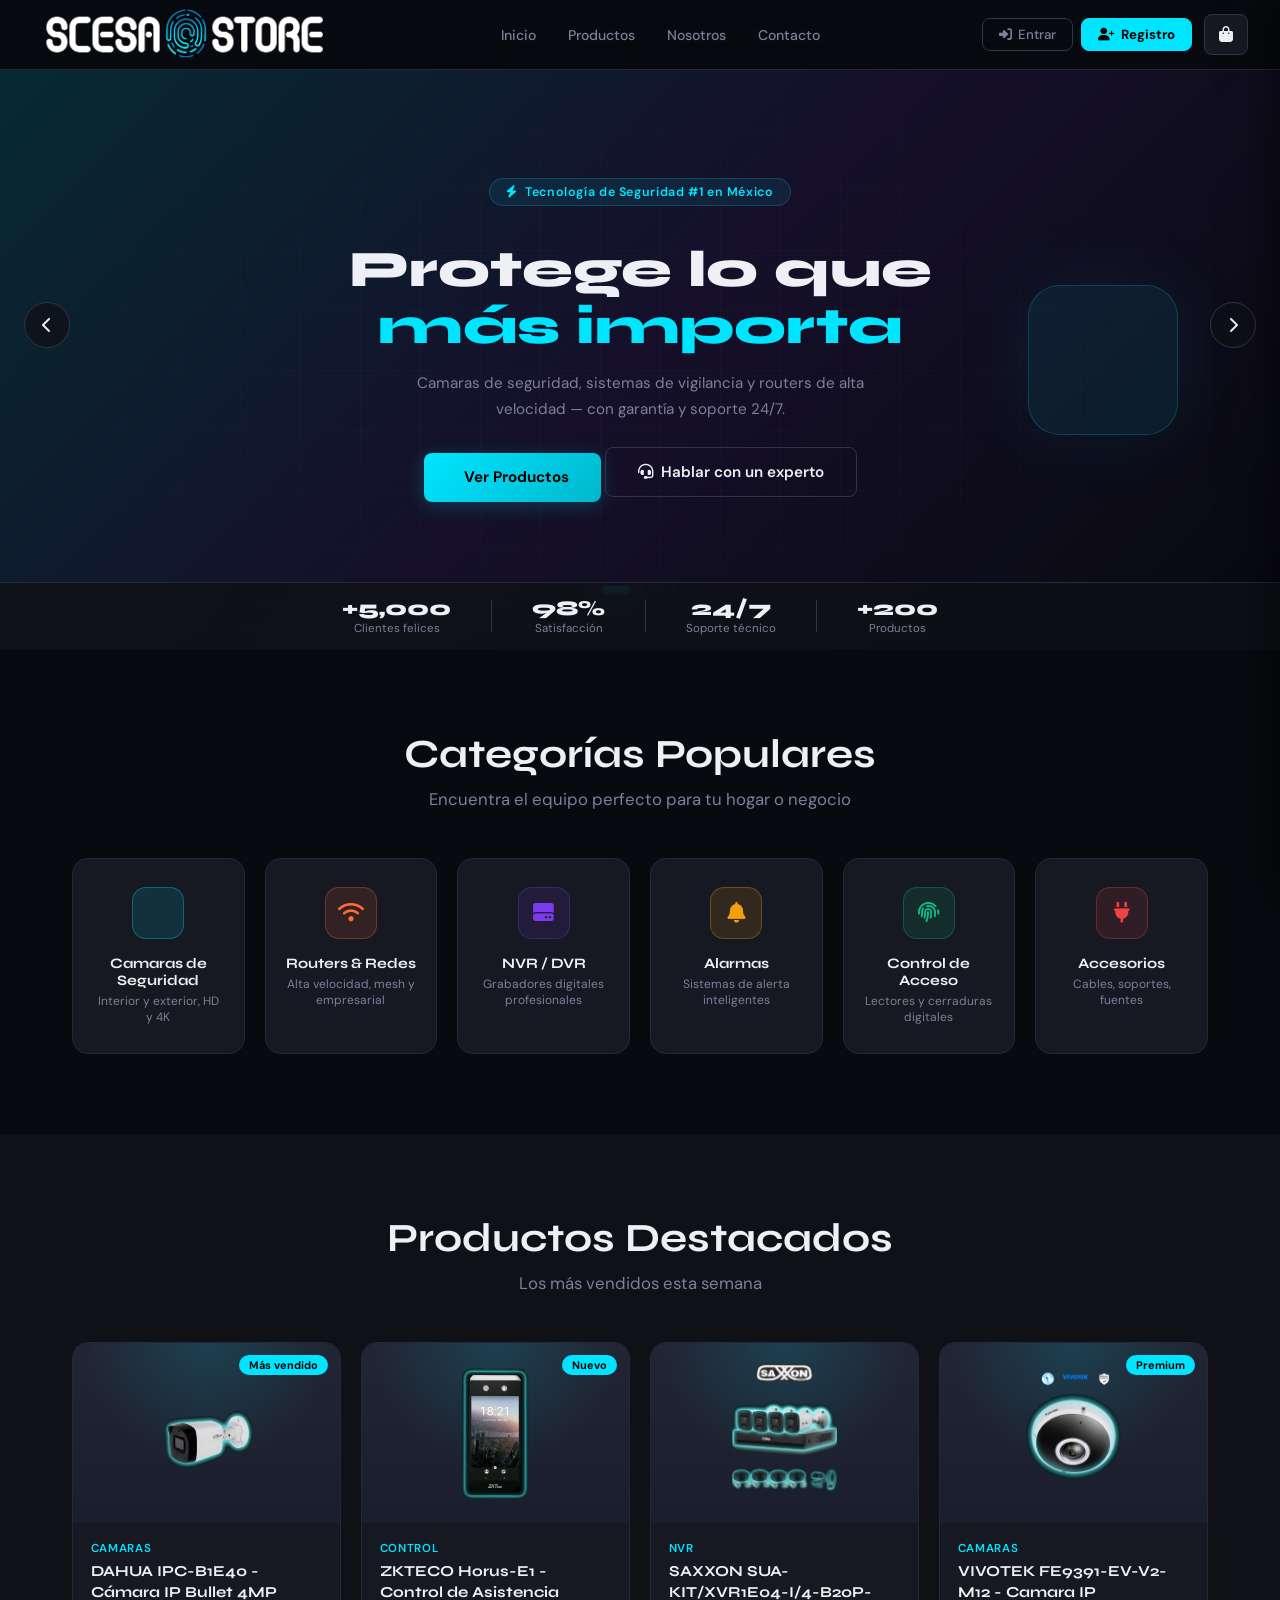
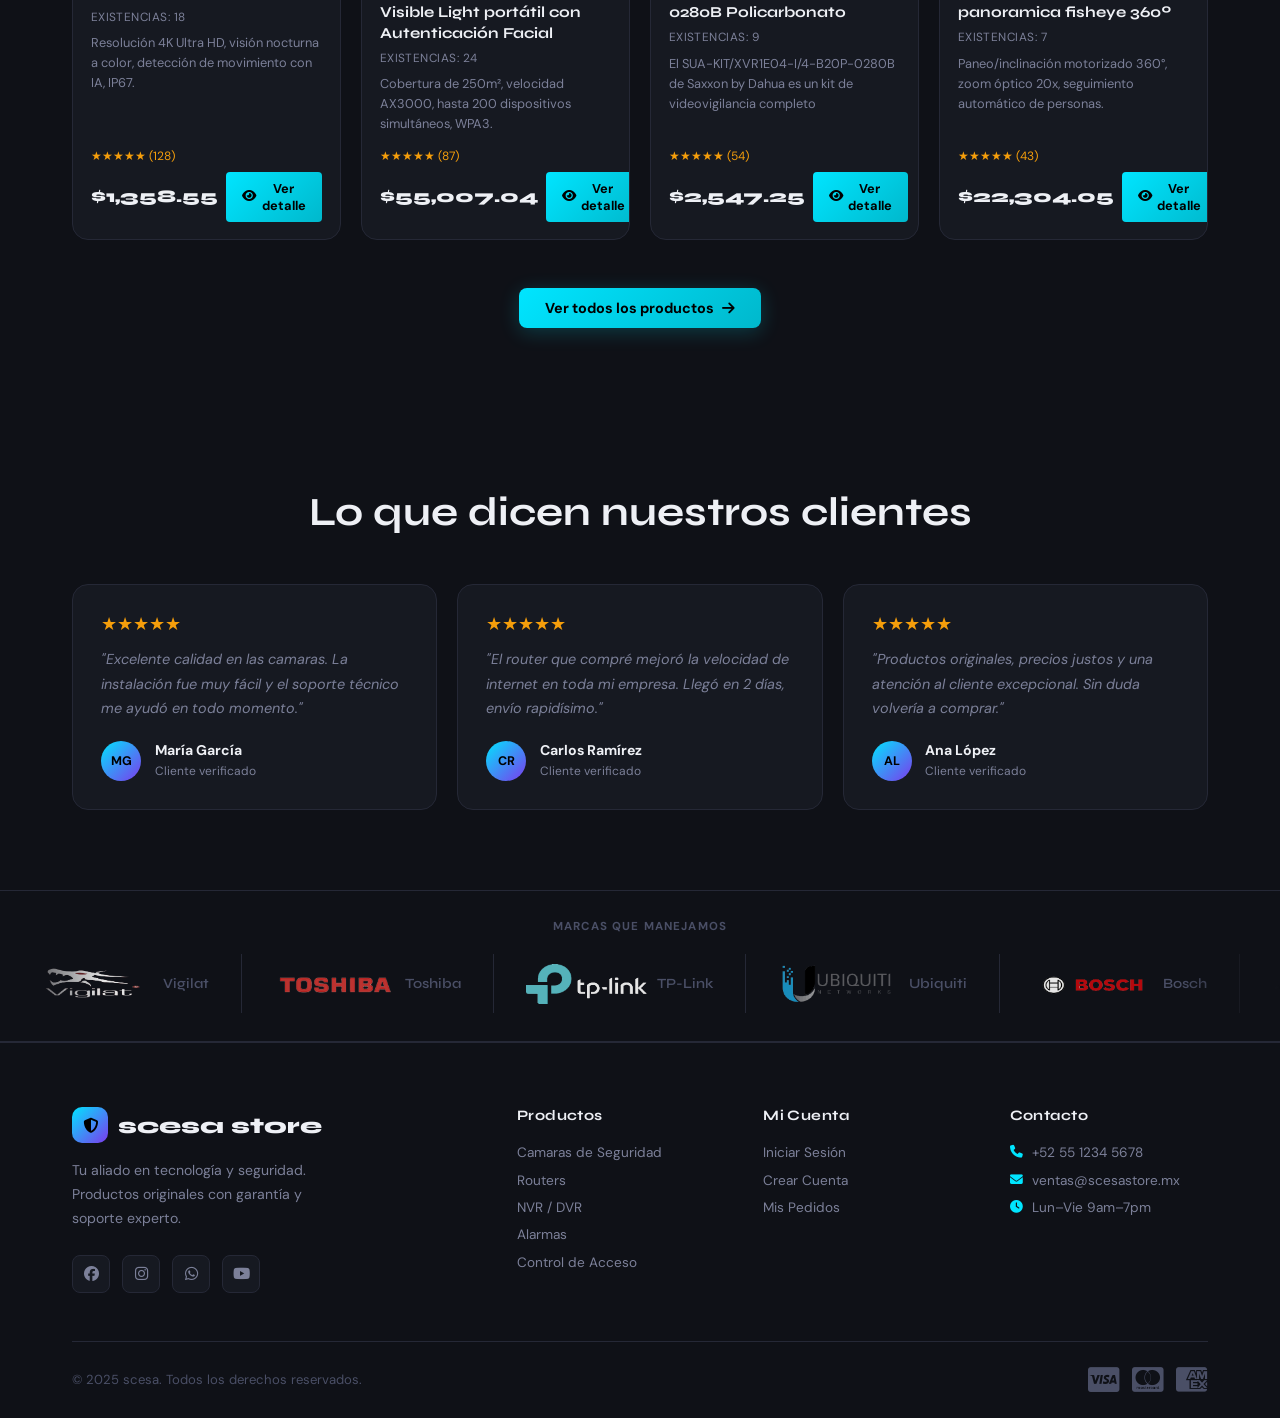
<file: index.html>
<!DOCTYPE html>
<html lang="es">
<head>
  <meta charset="UTF-8" />
  <meta name="viewport" content="width=device-width, initial-scale=1.0" />
  <title>scesa store — Tecnología & Seguridad</title>
  <link rel="stylesheet" href="styles.css" />
  <link rel="preconnect" href="https://fonts.googleapis.com" />
  <link href="https://fonts.googleapis.com/css2?family=Syne:wght@400;600;700;800&family=DM+Sans:ital,wght@0,300;0,400;0,500;0,600;1,400&display=swap" rel="stylesheet" />
  <link rel="stylesheet" href="https://cdnjs.cloudflare.com/ajax/libs/font-awesome/6.5.0/css/all.min.css" />
</head>
<body>

  <!-- NAVBAR -->
  <nav id="navbar">
    <div class="nav-inner">
      <div class="nav-logo" onclick="showPage('home')">
        <img src="logo/logotienda.png" alt="Scesa Store" class="nav-logo-img">
      </div>
      <ul class="nav-links" id="navLinks">
        <li><a onclick="showPage('home')">Inicio</a></li>
        <li><a onclick="showPage('products')">Productos</a></li>
        <li><a onclick="showPage('about')">Nosotros</a></li>
        <li><a onclick="showPage('contact')">Contacto</a></li>
      </ul>
      <div class="nav-actions">
        <div id="navUserArea">
          <button class="nav-btn" onclick="showPage('login')"><i class="fas fa-right-to-bracket"></i> Entrar</button>
          <button class="nav-btn primary" onclick="showPage('register')"><i class="fas fa-user-plus"></i> Registro</button>
        </div>
        <div id="navLoggedArea" style="display:none; align-items:center; gap:1rem;">
          <span class="user-greeting">Hola, <strong id="navUserName"></strong></span>
          <button class="nav-btn" onclick="logout()"><i class="fas fa-right-from-bracket"></i> Salir</button>
        </div>
        <button class="cart-btn" onclick="toggleCart()" title="Carrito">
          <i class="fas fa-bag-shopping"></i>
          <span class="cart-count" id="cartCount">0</span>
        </button>
        <button class="hamburger" id="hamburger" onclick="toggleMenu()">
          <span></span><span></span><span></span>
        </button>
      </div>
    </div>
  </nav>

  <!-- CARRITO LATERAL -->
  <div class="cart-overlay" id="cartOverlay" onclick="toggleCart()"></div>
  <aside class="cart-drawer" id="cartDrawer">
    <div class="cart-header">
      <h3><i class="fas fa-bag-shopping"></i> Tu Carrito</h3>
      <button onclick="toggleCart()"><i class="fas fa-xmark"></i></button>
    </div>
    <div class="cart-items" id="cartItems">
      <div class="cart-empty">
        <i class="fas fa-bag-shopping"></i>
        <p>Tu carrito está vacío</p>
        <button class="btn-accent" onclick="showPage('products'); toggleCart()">Ver Productos</button>
      </div>
    </div>
    <div class="cart-footer" id="cartFooter" style="display:none">
      <div class="cart-totals">
        <div class="total-row"><span>Subtotal</span><span id="cartSubtotal">$0.00</span></div>
        <div class="total-row"><span>Envío</span><span class="free-ship">GRATIS</span></div>
        <div class="total-row total"><span>Total</span><span id="cartTotal">$0.00</span></div>
      </div>
      <button class="btn-checkout" onclick="goToCheckout()"><i class="fas fa-lock"></i> Proceder al Pago</button>
    </div>
  </aside>

  <!-- TOAST / NOTIFICACIONES -->
  <div class="toast-container" id="toastContainer"></div>

  <!-- PÁGINA: HOME -->
  <section class="page active" id="page-home">
    <!-- CARRUSEL HERO -->
    <div class="hero-carousel" id="heroCarousel">
      <div class="hero-carousel-track" id="heroTrack">
        <div class="hero-slide">
          <div class="hero-slide-bg" style="background:linear-gradient(135deg,rgba(0,229,255,.15) 0%,rgba(124,58,237,.12) 50%,rgba(8,10,15,1) 100%);"></div>
          <div class="hero-slide-grid"></div>
          <div class="hero-slide-content">
            <div class="hero-badge"><i class="fas fa-bolt"></i> Tecnología de Seguridad #1 en México</div>
            <h1>Protege lo que<br/><em>más importa</em></h1>
            <p>Camaras de seguridad, sistemas de vigilancia y routers de alta velocidad — con garantía y soporte 24/7.</p>
            <div class="hero-cta">
              <button class="btn-accent large" onclick="showPage('products')"><i class="fas fa-grid-2"></i> Ver Productos</button>
              <button class="btn-ghost large" onclick="showPage('contact')"><i class="fas fa-headset"></i> Hablar con un experto</button>
            </div>
          </div>
          <div class="hero-slide-visual">
            <div class="slide-icon-wrap"><i class="fas fa-camera-cctv"></i></div>
          </div>
        </div>
        <div class="hero-slide">
          <div class="hero-slide-bg" style="background:linear-gradient(135deg,rgba(255,107,53,.12) 0%,rgba(245,158,11,.08) 50%,rgba(8,10,15,1) 100%);"></div>
          <div class="hero-slide-grid"></div>
          <div class="hero-slide-content">
            <div class="hero-badge" style="color:var(--accent2);background:rgba(255,107,53,.1);border-color:rgba(255,107,53,.25)"><i class="fas fa-wifi"></i> Conectividad empresarial</div>
            <h1>Redes que nunca<br/><em style="color:var(--accent2)">se detienen</em></h1>
            <p>Routers mesh, switches gestionados y soluciones Wi-Fi 6 para hogares y empresas de cualquier tamaño.</p>
            <div class="hero-cta">
              <button class="btn-accent large" style="background:linear-gradient(135deg,var(--accent2),#c94a1a)" onclick="filterCategory('Routers'); showPage('products')"><i class="fas fa-wifi"></i> Ver Routers</button>
              <button class="btn-ghost large" onclick="showPage('products')"><i class="fas fa-grid-2"></i> Explorar catálogo</button>
            </div>
          </div>
          <div class="hero-slide-visual">
            <div class="slide-icon-wrap" style="background:rgba(255,107,53,.12);border-color:rgba(255,107,53,.3)"><i class="fas fa-wifi" style="color:var(--accent2)"></i></div>
          </div>
        </div>
        <div class="hero-slide">
          <div class="hero-slide-bg" style="background:linear-gradient(135deg,rgba(124,58,237,.15) 0%,rgba(0,229,255,.08) 50%,rgba(8,10,15,1) 100%);"></div>
          <div class="hero-slide-grid"></div>
          <div class="hero-slide-content">
            <div class="hero-badge" style="color:#a78bfa;background:rgba(124,58,237,.1);border-color:rgba(124,58,237,.25)"><i class="fas fa-hard-drive"></i> Almacenamiento profesional</div>
            <h1>Graba todo,<br/><em style="color:#a78bfa">sin perder nada</em></h1>
            <p>NVR y DVR con capacidad hasta 16 canales 4K, almacenamiento NVMe y acceso remoto desde cualquier dispositivo.</p>
            <div class="hero-cta">
              <button class="btn-accent large" style="background:linear-gradient(135deg,#7c3aed,#5b21b6)" onclick="filterCategory('NVR'); showPage('products')"><i class="fas fa-hard-drive"></i> Ver NVR / DVR</button>
              <button class="btn-ghost large" onclick="showPage('contact')"><i class="fas fa-phone"></i> Solicitar asesoría</button>
            </div>
          </div>
          <div class="hero-slide-visual">
            <div class="slide-icon-wrap" style="background:rgba(124,58,237,.12);border-color:rgba(124,58,237,.3)"><i class="fas fa-hard-drive" style="color:#a78bfa"></i></div>
          </div>
        </div>
        <div class="hero-slide">
          <div class="hero-slide-bg" style="background:linear-gradient(135deg,rgba(16,185,129,.12) 0%,rgba(0,229,255,.08) 50%,rgba(8,10,15,1) 100%);"></div>
          <div class="hero-slide-grid"></div>
          <div class="hero-slide-content">
            <div class="hero-badge" style="color:var(--success);background:rgba(16,185,129,.1);border-color:rgba(16,185,129,.25)"><i class="fas fa-fingerprint"></i> Control de acceso</div>
            <h1>Acceso seguro,<br/><em style="color:var(--success)">control total</em></h1>
            <p>Lectores biométricos, cerraduras inteligentes y sistemas de torniquetes para oficinas, almacenes y condominios.</p>
            <div class="hero-cta">
              <button class="btn-accent large" style="background:linear-gradient(135deg,#10b981,#059669)" onclick="filterCategory('Control'); showPage('products')"><i class="fas fa-fingerprint"></i> Ver Control de Acceso</button>
              <button class="btn-ghost large" onclick="showPage('about')"><i class="fas fa-info-circle"></i> Conoce más</button>
            </div>
          </div>
          <div class="hero-slide-visual">
            <div class="slide-icon-wrap" style="background:rgba(16,185,129,.12);border-color:rgba(16,185,129,.3)"><i class="fas fa-fingerprint" style="color:var(--success)"></i></div>
          </div>
        </div>
      </div>
      <button class="carousel-btn prev" onclick="heroSlide(-1)"><i class="fas fa-chevron-left"></i></button>
      <button class="carousel-btn next" onclick="heroSlide(1)"><i class="fas fa-chevron-right"></i></button>
      <div class="carousel-dots" id="heroDots">
        <button class="dot active" onclick="heroGoTo(0)"></button>
        <button class="dot" onclick="heroGoTo(1)"></button>
        <button class="dot" onclick="heroGoTo(2)"></button>
        <button class="dot" onclick="heroGoTo(3)"></button>
      </div>
      <div class="hero-stats-bar">
        <div class="stat-item"><strong>+5,000</strong><span>Clientes felices</span></div>
        <div class="stat-sep"></div>
        <div class="stat-item"><strong>98%</strong><span>Satisfacción</span></div>
        <div class="stat-sep"></div>
        <div class="stat-item"><strong>24/7</strong><span>Soporte técnico</span></div>
        <div class="stat-sep"></div>
        <div class="stat-item"><strong>+200</strong><span>Productos</span></div>
      </div>
    </div>

    <!-- CATEGORÍAS -->
    <div class="section">
      <div class="container">
        <div class="section-header">
          <h2>Categorías Populares</h2>
          <p>Encuentra el equipo perfecto para tu hogar o negocio</p>
        </div>
        <div class="categories-grid">
          <div class="cat-card" onclick="filterCategory('Camaras')">
            <div class="cat-icon" style="--c:#00e5ff"><i class="fas fa-camera-cctv"></i></div>
            <h4>Camaras de Seguridad</h4>
            <p>Interior y exterior, HD y 4K</p>
          </div>
          <div class="cat-card" onclick="filterCategory('Routers')">
            <div class="cat-icon" style="--c:#ff6b35"><i class="fas fa-wifi"></i></div>
            <h4>Routers & Redes</h4>
            <p>Alta velocidad, mesh y empresarial</p>
          </div>
          <div class="cat-card" onclick="filterCategory('NVR')">
            <div class="cat-icon" style="--c:#7c3aed"><i class="fas fa-hard-drive"></i></div>
            <h4>NVR / DVR</h4>
            <p>Grabadores digitales profesionales</p>
          </div>
          <div class="cat-card" onclick="filterCategory('Alarmas')">
            <div class="cat-icon" style="--c:#f59e0b"><i class="fas fa-bell"></i></div>
            <h4>Alarmas</h4>
            <p>Sistemas de alerta inteligentes</p>
          </div>
          <div class="cat-card" onclick="filterCategory('Control')">
            <div class="cat-icon" style="--c:#10b981"><i class="fas fa-fingerprint"></i></div>
            <h4>Control de Acceso</h4>
            <p>Lectores y cerraduras digitales</p>
          </div>
          <div class="cat-card" onclick="filterCategory('Accesorios')">
            <div class="cat-icon" style="--c:#ef4444"><i class="fas fa-plug"></i></div>
            <h4>Accesorios</h4>
            <p>Cables, soportes, fuentes</p>
          </div>
        </div>
      </div>
    </div>

    <!-- PRODUCTOS DESTACADOS -->
    <div class="section alt">
      <div class="container">
        <div class="section-header">
          <h2>Productos Destacados</h2>
          <p>Los más vendidos esta semana</p>
        </div>
        <div class="products-grid" id="featuredGrid"></div>
        <div class="center-btn">
          <button class="btn-accent" onclick="showPage('products')">Ver todos los productos <i class="fas fa-arrow-right"></i></button>
        </div>
      </div>
    </div>

    <!-- TESTIMONIOS -->
    <div class="section alt">
      <div class="container">
        <div class="section-header">
          <h2>Lo que dicen nuestros clientes</h2>
        </div>
        <div class="testimonials-grid">
          <div class="testimonial">
            <div class="stars">★★★★★</div>
            <p>"Excelente calidad en las camaras. La instalación fue muy fácil y el soporte técnico me ayudó en todo momento."</p>
            <div class="testimonial-author"><div class="avatar">MG</div><div><strong>María García</strong><span>Cliente verificado</span></div></div>
          </div>
          <div class="testimonial">
            <div class="stars">★★★★★</div>
            <p>"El router que compré mejoró la velocidad de internet en toda mi empresa. Llegó en 2 días, envío rapidísimo."</p>
            <div class="testimonial-author"><div class="avatar">CR</div><div><strong>Carlos Ramírez</strong><span>Cliente verificado</span></div></div>
          </div>
          <div class="testimonial">
            <div class="stars">★★★★★</div>
            <p>"Productos originales, precios justos y una atención al cliente excepcional. Sin duda volvería a comprar."</p>
            <div class="testimonial-author"><div class="avatar">AL</div><div><strong>Ana López</strong><span>Cliente verificado</span></div></div>
          </div>
        </div>
      </div>
    </div>

    <!-- CARRUSEL DE MARCAS -->
    <div class="brands-carousel-section">
      <div class="brands-label">Marcas que manejamos</div>
      <div class="brands-track-wrap">
        <div class="brands-track" id="brandsTrack">
          <div class="brand-item"><img src="img/vigilat.png" alt="Vigilat" class="brand-logo"><span>Vigilat</span></div>
          <div class="brand-item"><img src="img/toshiba.png" alt="Toshiba" class="brand-logo"><span>Toshiba</span></div>
          <div class="brand-item"><img src="img/tplink.png" alt="TP-Link" class="brand-logo"><span>TP-Link</span></div>
          <div class="brand-item"><img src="img/ubiquiti.png" alt="Ubiquiti" class="brand-logo"><span>Ubiquiti</span></div>
          <div class="brand-item"><img src="img/BOSCH.png" alt="Bosch" class="brand-logo"><span>Bosch</span></div>
          <div class="brand-item"><img src="img/ZKTenco.png" alt="ZKTeco" class="brand-logo"><span>ZKTeco</span></div>
          <div class="brand-item"><img src="img/ajhua.png" alt="Dahua" class="brand-logo"><span>Dahua</span></div>
          <div class="brand-item"><img src="img/ajax.png" alt="Ajax" class="brand-logo"><span>Ajax</span></div>
          <div class="brand-item"><img src="img/seagate.png" alt="Seagate" class="brand-logo"><span>Seagate</span></div>
          <div class="brand-item"><img src="img/wd.png" alt="Western Digital" class="brand-logo"><span>WD</span></div>
          <div class="brand-item"><img src="img/vigilat.png" alt="Vigilat" class="brand-logo"><span>Vigilat</span></div>
          <div class="brand-item"><img src="img/toshiba.png" alt="Toshiba" class="brand-logo"><span>Toshiba</span></div>
          <div class="brand-item"><img src="img/tplink.png" alt="TP-Link" class="brand-logo"><span>TP-Link</span></div>
          <div class="brand-item"><img src="img/ubiquiti.png" alt="Ubiquiti" class="brand-logo"><span>Ubiquiti</span></div>
          <div class="brand-item"><img src="img/BOSCH.png" alt="Bosch" class="brand-logo"><span>Bosch</span></div>
          <div class="brand-item"><img src="img/ZKTenco.png" alt="ZKTeco" class="brand-logo"><span>ZKTeco</span></div>
          <div class="brand-item"><img src="img/ajhua.png" alt="Dahua" class="brand-logo"><span>Dahua</span></div>
          <div class="brand-item"><img src="img/ajax.png" alt="Ajax" class="brand-logo"><span>Ajax</span></div>
          <div class="brand-item"><img src="img/seagate.png" alt="Seagate" class="brand-logo"><span>Seagate</span></div>
          <div class="brand-item"><img src="img/wd.png" alt="Western Digital" class="brand-logo"><span>WD</span></div>
        </div>
      </div>
    </div>

    <!-- FOOTER -->
    <footer>
      <div class="container">
        <div class="footer-grid">
          <div class="footer-brand">
            <div class="nav-logo" style="margin-bottom:1rem"><div class="logo-icon"><i class="fas fa-shield-halved"></i></div>scesa store</div>
            <p>Tu aliado en tecnología y seguridad. Productos originales con garantía y soporte experto.</p>
            <div class="social-links">
              <a href="#"><i class="fab fa-facebook"></i></a>
              <a href="#"><i class="fab fa-instagram"></i></a>
              <a href="#"><i class="fab fa-whatsapp"></i></a>
              <a href="#"><i class="fab fa-youtube"></i></a>
            </div>
          </div>
          <div class="footer-col">
            <h5>Productos</h5>
            <ul>
              <li><a onclick="filterCategory('Camaras')">Camaras de Seguridad</a></li>
              <li><a onclick="filterCategory('Routers')">Routers</a></li>
              <li><a onclick="filterCategory('NVR')">NVR / DVR</a></li>
              <li><a onclick="filterCategory('Alarmas')">Alarmas</a></li>
              <li><a onclick="filterCategory('Control')">Control de Acceso</a></li>
            </ul>
          </div>
          <div class="footer-col">
            <h5>Mi Cuenta</h5>
            <ul>
              <li><a onclick="showPage('login')">Iniciar Sesión</a></li>
              <li><a onclick="showPage('register')">Crear Cuenta</a></li>
              <li><a onclick="showPage('orders')">Mis Pedidos</a></li>
            </ul>
          </div>
          <div class="footer-col">
            <h5>Contacto</h5>
            <ul>
              <li><i class="fas fa-phone"></i> +52 55 1234 5678</li>
              <li><i class="fas fa-envelope"></i> ventas@scesastore.mx</li>
              <li><i class="fas fa-clock"></i> Lun–Vie 9am–7pm</li>
            </ul>
          </div>
        </div>
        <div class="footer-bottom">
          <p>© 2025 scesa. Todos los derechos reservados.</p>
          <div class="payment-icons">
            <i class="fab fa-cc-visa"></i>
            <i class="fab fa-cc-mastercard"></i>
            <i class="fab fa-cc-amex"></i>
          </div>
        </div>
      </div>
    </footer>
  </section>

  <!-- PÁGINA: PRODUCTOS -->
  <section class="page" id="page-products" data-partial="partials/products.html"></section>

  <!-- PÁGINA: LOGIN -->
  <section class="page" id="page-login">
    <div class="auth-page">
      <div class="auth-left">
        <div class="auth-brand">
          <div class="nav-logo" style="font-size:1.8rem"><div class="logo-icon" style="width:48px;height:48px;font-size:1.3rem"><i class="fas fa-shield-halved"></i></div>scesa store</div>
          <h2>Bienvenido de vuelta</h2>
          <p>Accede a tus pedidos, descuentos exclusivos y gestiona tu cuenta fácilmente.</p>
          <div class="auth-perks">
            <div class="perk"><i class="fas fa-percent"></i> Descuentos exclusivos para miembros</div>
            <div class="perk"><i class="fas fa-truck-fast"></i> Historial de pedidos completo</div>
            <div class="perk"><i class="fas fa-headset"></i> Soporte prioritario 24/7</div>
          </div>
        </div>
      </div>
      <div class="auth-right">
        <div class="auth-form-card">
          <h3>Iniciar Sesión</h3>
          <p class="form-subtitle">¿No tienes cuenta? <a onclick="showPage('register')">Regístrate gratis</a></p>
          <form onsubmit="handleLogin(event)">
            <div class="form-group">
              <label>Correo electrónico</label>
              <div class="input-wrap"><i class="fas fa-envelope"></i><input type="email" id="loginEmail" placeholder="tucorreo@ejemplo.com" required /></div>
            </div>
            <div class="form-group">
              <label>Contraseña</label>
              <div class="input-wrap"><i class="fas fa-lock"></i><input type="password" id="loginPassword" placeholder="Tu contraseña" required /><button type="button" class="toggle-pass" onclick="togglePassword('loginPassword', this)"><i class="fas fa-eye"></i></button></div>
            </div>
            <div class="form-check-row">
              <label class="checkbox-label"><input type="checkbox" /> Recordarme</label>
              <a class="forgot" href="#">¿Olvidaste tu contraseña?</a>
            </div>
            <button type="submit" class="btn-submit">Entrar <i class="fas fa-arrow-right"></i></button>
          </form>
          <div class="divider"><span>o también</span></div>
          <button class="btn-demo" onclick="demoLogin()"><i class="fas fa-user"></i> Entrar con cuenta demo</button>
          <div id="loginError" class="form-error" style="display:none"><i class="fas fa-circle-exclamation"></i> <span></span></div>
        </div>
      </div>
    </div>
  </section>

  <!-- PÁGINA: REGISTRO -->
  <section class="page" id="page-register">
    <div class="auth-page">
      <div class="auth-left">
        <div class="auth-brand">
          <div class="nav-logo" style="font-size:1.8rem"><div class="logo-icon" style="width:48px;height:48px;font-size:1.3rem"><i class="fas fa-shield-halved"></i></div>scesa store</div>
          <h2>Únete a scesa store</h2>
          <p>Crea tu cuenta gratis y empieza a disfrutar de beneficios exclusivos.</p>
          <div class="register-perks">
            <div class="perk highlight"><i class="fas fa-gift"></i><div><strong>15% OFF en tu primera compra</strong><span>Automático al registrarte</span></div></div>
            <div class="perk"><i class="fas fa-bell"></i><div><strong>Promociones exclusivas</strong><span>Directo a tu correo</span></div></div>
            <div class="perk"><i class="fas fa-star"></i><div><strong>Programa de puntos</strong><span>Acumula y canjea</span></div></div>
          </div>
        </div>
      </div>
      <div class="auth-right">
        <div class="auth-form-card">
          <h3>Crear Cuenta</h3>
          <p class="form-subtitle">¿Ya tienes cuenta? <a onclick="showPage('login')">Inicia sesión</a></p>
          <form onsubmit="handleRegister(event)">
            <div class="form-row">
              <div class="form-group">
                <label>Nombre</label>
                <div class="input-wrap"><i class="fas fa-user"></i><input type="text" id="regNombre" placeholder="Tu nombre" required /></div>
              </div>
              <div class="form-group">
                <label>Apellido</label>
                <div class="input-wrap"><i class="fas fa-user"></i><input type="text" id="regApellido" placeholder="Tu apellido" required /></div>
              </div>
            </div>
            <div class="form-group">
              <label>Correo electrónico</label>
              <div class="input-wrap"><i class="fas fa-envelope"></i><input type="email" id="regEmail" placeholder="tucorreo@ejemplo.com" required /></div>
            </div>
            <div class="form-group">
              <label>Teléfono</label>
              <div class="input-wrap"><i class="fas fa-phone"></i><input type="tel" id="regTel" placeholder="+52 55 0000 0000" /></div>
            </div>
            <div class="form-group">
              <label>Contraseña</label>
              <div class="input-wrap"><i class="fas fa-lock"></i><input type="password" id="regPass" placeholder="Mínimo 8 caracteres" required oninput="checkStrength(this.value)" /><button type="button" class="toggle-pass" onclick="togglePassword('regPass', this)"><i class="fas fa-eye"></i></button></div>
              <div class="strength-bar"><div id="strengthFill"></div></div>
              <div class="strength-label" id="strengthLabel"></div>
            </div>
            <div class="form-group">
              <label>Confirmar contraseña</label>
              <div class="input-wrap"><i class="fas fa-lock"></i><input type="password" id="regPass2" placeholder="Repite tu contraseña" required /></div>
            </div>
            <div class="form-check-row">
              <label class="checkbox-label"><input type="checkbox" id="regTerms" required /> Acepto los <a href="#">términos y condiciones</a></label>
            </div>
            <div class="form-check-row">
              <label class="checkbox-label"><input type="checkbox" id="regPromo" checked /> Deseo recibir novedades y ofertas especiales</label>
            </div>
            <button type="submit" class="btn-submit">Crear Cuenta Gratis <i class="fas fa-arrow-right"></i></button>
          </form>
          <div id="registerError" class="form-error" style="display:none"><i class="fas fa-circle-exclamation"></i> <span></span></div>
        </div>
      </div>
    </div>
  </section>

  <!-- PÁGINA: CHECKOUT -->
  <section class="page" id="page-checkout">
    <div class="page-hero-sm">
      <div class="container">
        <h1>Finalizar Compra</h1>
        <div class="checkout-steps">
          <div class="step active" id="step1indicator"><span>1</span> Datos</div>
          <div class="step-line"></div>
          <div class="step" id="step2indicator"><span>2</span> Pago</div>
          <div class="step-line"></div>
          <div class="step" id="step3indicator"><span>3</span> Confirmación</div>
        </div>
      </div>
    </div>
    <div class="section">
      <div class="container">
        <div class="checkout-layout">
          <div class="checkout-main" id="checkoutStep1">
            <div class="checkout-card">
              <h3><i class="fas fa-map-marker-alt"></i> Datos de Envío</h3>
              <form id="shippingForm">
                <div class="form-row">
                  <div class="form-group">
                    <label>Nombre</label>
                    <div class="input-wrap"><i class="fas fa-user"></i><input type="text" id="shipNombre" placeholder="Nombre" required /></div>
                  </div>
                  <div class="form-group">
                    <label>Apellido</label>
                    <div class="input-wrap"><i class="fas fa-user"></i><input type="text" id="shipApellido" placeholder="Apellido" required /></div>
                  </div>
                </div>
                <div class="form-group">
                  <label>Correo electrónico</label>
                  <div class="input-wrap"><i class="fas fa-envelope"></i><input type="email" id="shipEmail" placeholder="Para confirmación del pedido" required /></div>
                </div>
                <div class="form-group">
                  <label>Teléfono</label>
                  <div class="input-wrap"><i class="fas fa-phone"></i><input type="tel" id="shipTel" placeholder="+52 55 0000 0000" required /></div>
                </div>
                <div class="form-group">
                  <label>Dirección</label>
                  <div class="input-wrap"><i class="fas fa-house"></i><input type="text" id="shipDir" placeholder="Calle, número exterior e interior" required /></div>
                </div>
                <div class="form-row">
                  <div class="form-group">
                    <label>Ciudad</label>
                    <div class="input-wrap"><i class="fas fa-city"></i><input type="text" id="shipCiudad" placeholder="Ciudad" required /></div>
                  </div>
                  <div class="form-group">
                    <label>Estado</label>
                    <div class="input-wrap">
                      <i class="fas fa-map"></i>
                      <select id="shipEstado" required>
                        <option value="">Seleccionar...</option>
                        <option>Ciudad de México</option><option>Jalisco</option><option>Nuevo León</option>
                        <option>Puebla</option><option>Guanajuato</option><option>Veracruz</option>
                        <option>Estado de México</option><option>Querétaro</option><option>Otro</option>
                      </select>
                    </div>
                  </div>
                </div>
                <div class="form-row">
                  <div class="form-group">
                    <label>Código Postal</label>
                    <div class="input-wrap"><i class="fas fa-location-dot"></i><input type="text" id="shipCP" placeholder="00000" maxlength="5" required /></div>
                  </div>
                  <div class="form-group">
                    <label>País</label>
                    <div class="input-wrap"><i class="fas fa-globe"></i><input type="text" value="México" readonly /></div>
                  </div>
                </div>
                <button type="button" class="btn-submit" onclick="goToPayment()">Continuar al Pago <i class="fas fa-arrow-right"></i></button>
              </form>
            </div>
          </div>
          <div class="checkout-main" id="checkoutStep2" style="display:none">
            <div class="checkout-card">
              <h3><i class="fas fa-credit-card"></i> Datos de Pago</h3>
              <div class="card-brands"><i class="fab fa-cc-visa"></i><i class="fab fa-cc-mastercard"></i><i class="fab fa-cc-amex"></i></div>
              <div class="credit-card-visual" id="cardVisual">
                <div class="card-front">
                  <div class="card-chip"><i class="fas fa-microchip"></i></div>
                  <div class="card-number-display" id="cardNumDisplay">•••• •••• •••• ••••</div>
                  <div class="card-bottom">
                    <div><small>Titular</small><div id="cardNameDisplay">NOMBRE APELLIDO</div></div>
                    <div><small>Vence</small><div id="cardExpDisplay">MM/AA</div></div>
                  </div>
                </div>
              </div>
              <form id="paymentForm">
                <div class="form-group">
                  <label>Nombre en la tarjeta</label>
                  <div class="input-wrap"><i class="fas fa-user-circle"></i><input type="text" id="cardName" placeholder="Como aparece en la tarjeta" required oninput="updateCard()" /></div>
                </div>
                <div class="form-group">
                  <label>Número de tarjeta</label>
                  <div class="input-wrap"><i class="fas fa-credit-card"></i><input type="text" id="cardNum" placeholder="0000 0000 0000 0000" maxlength="19" required oninput="formatCardNum(this); updateCard()" /></div>
                </div>
                <div class="form-row">
                  <div class="form-group">
                    <label>Fecha de vencimiento</label>
                    <div class="input-wrap"><i class="fas fa-calendar"></i><input type="text" id="cardExp" placeholder="MM/AA" maxlength="5" required oninput="formatExpiry(this); updateCard()" /></div>
                  </div>
                  <div class="form-group">
                    <label>CVV</label>
                    <div class="input-wrap"><i class="fas fa-lock"></i><input type="text" id="cardCvv" placeholder="•••" maxlength="4" required /></div>
                  </div>
                </div>
                <div class="secure-badge"><i class="fas fa-lock"></i> Pago 100% seguro — SSL 256-bit</div>
                <div class="checkout-btn-row">
                  <button type="button" class="btn-ghost" onclick="goToStep(1)"><i class="fas fa-arrow-left"></i> Volver</button>
                  <button type="button" class="btn-submit" onclick="processPayment()"><i class="fas fa-lock"></i> Pagar Ahora</button>
                </div>
              </form>
            </div>
          </div>
          <div class="checkout-main" id="checkoutStep3" style="display:none">
            <div class="checkout-card confirmation">
              <div class="confirm-icon"><i class="fas fa-circle-check"></i></div>
              <h3>¡Pago Exitoso!</h3>
              <p>Tu pedido ha sido confirmado.</p>
              <div class="order-number">Pedido #<span id="orderNumber"></span></div>
              <div class="confirm-btns">
                <button class="btn-accent" onclick="showPage('home')"><i class="fas fa-house"></i> Ir al Inicio</button>
                <button class="btn-ghost" onclick="showPage('products')"><i class="fas fa-grid-2"></i> Seguir Comprando</button>
              </div>
            </div>
          </div>
          <div class="checkout-sidebar">
            <div class="checkout-card">
              <h3>Resumen del Pedido</h3>
              <div id="checkoutItems"></div>
              <div class="cart-totals" style="margin-top:1rem">
                <div class="total-row"><span>Subtotal</span><span id="chkSubtotal">$0.00</span></div>
                <div class="total-row"><span>Envío</span><span class="free-ship">GRATIS</span></div>
                <div class="total-row total"><span>Total</span><span id="chkTotal">$0.00</span></div>
              </div>
            </div>
          </div>
        </div>
      </div>
    </div>
  </section>

  <!-- PÁGINA: ACERCA DE -->
  <section class="page" id="page-about" data-partial="partials/about.html"></section>

  <!-- PÁGINA: CONTACTO -->
  <section class="page" id="page-contact" data-partial="partials/contact.html"></section>

  <!-- MODAL PRODUCTO -->
  <div class="modal-overlay" id="productModal" onclick="closeModal(event)">
    <div class="modal-box">
      <button class="modal-close" onclick="closeProductModal()"><i class="fas fa-xmark"></i></button>
      <div class="modal-content" id="modalContent"></div>
    </div>
  </div>

  <!-- ⚠️ PRIMERO se carga el archivo de datos de productos -->
  <script src="data-productos.js"></script>
  <!-- ⚠️ LUEGO se carga la app -->
  <script src="app.js"></script>
</body>
</html>
</file>
<file: styles.css>
/* ═══════════════════════════════════════════════════════════
   scesa store — styles.css
   Tema: Luxury Dark Tech  |  Fuentes: Syne + DM Sans
═══════════════════════════════════════════════════════════ */

:root {
  --bg:        #080a0f;
  --surface:   #0f1117;
  --surface2:  #161921;
  --surface3:  #1d2130;
  --border:    #252836;
  --border2:   #323548;
  --accent:    #00e5ff;
  --accent-dk: #00b8cc;
  --accent2:   #ff6b35;
  --accent3:   #7c3aed;
  --text:      #eef0f5;
  --text2:     #7c8099;
  --text3:     #4a4f66;
  --success:   #10b981;
  --error:     #ef4444;
  --warning:   #f59e0b;
  --gold:      #f59e0b;

  --radius:    16px;
  --radius-sm: 8px;
  --radius-xs: 4px;
  --shadow:    0 4px 24px rgba(0,0,0,0.4);
  --glow:      0 0 40px rgba(0,229,255,0.1);
  --transition: 0.25s cubic-bezier(0.4,0,0.2,1);

  --navbar-h: 70px;
}

/* ─── RESET ─── */
*, *::before, *::after { box-sizing: border-box; margin: 0; padding: 0; }
html { scroll-behavior: smooth; font-size: 16px; }
body { font-family: 'DM Sans', sans-serif; background: var(--bg); color: var(--text); overflow-x: hidden; }
a { color: var(--accent); cursor: pointer; text-decoration: none; transition: color var(--transition); }
a:hover { color: var(--accent-dk); }
button { cursor: pointer; font-family: inherit; }
input, select, textarea { font-family: inherit; }
ul { list-style: none; }
img { max-width: 100%; }
::-webkit-scrollbar { width: 6px; }
::-webkit-scrollbar-track { background: var(--bg); }
::-webkit-scrollbar-thumb { background: var(--border2); border-radius: 3px; }

/* ─── ANIMATIONS ─── */
@keyframes fadeInDown {
  from { opacity: 0; transform: translateY(-20px); }
  to   { opacity: 1; transform: translateY(0); }
}
@keyframes fadeInUp {
  from { opacity: 0; transform: translateY(30px); }
  to   { opacity: 1; transform: translateY(0); }
}
@keyframes fadeIn {
  from { opacity: 0; }
  to   { opacity: 1; }
}
@keyframes float {
  0%, 100% { transform: translateY(0); }
  50%       { transform: translateY(-12px); }
}
@keyframes slideInRight {
  from { transform: translateX(100%); opacity: 0; }
  to   { transform: translateX(0); opacity: 1; }
}
@keyframes toastIn {
  from { transform: translateX(110%); opacity: 0; }
  to   { transform: translateX(0); opacity: 1; }
}
@keyframes toastOut {
  from { transform: translateX(0); opacity: 1; }
  to   { transform: translateX(110%); opacity: 0; }
}
@keyframes brandScroll {
  0%   { transform: translateX(0); }
  100% { transform: translateX(-50%); }
}

/* ─── LAYOUT ─── */
.container { max-width: 1200px; margin: 0 auto; padding: 0 2rem; }
.section { padding: 80px 0; }
.section.alt { background: var(--surface); }
.section-header { text-align: center; margin-bottom: 3rem; }
.section-header h2 { font-family: 'Syne', sans-serif; font-size: clamp(1.8rem, 4vw, 2.5rem); font-weight: 700; margin-bottom: .6rem; }
.section-header p { color: var(--text2); font-size: 1.05rem; }
.center-btn { text-align: center; margin-top: 3rem; }

.essentials-grid,
.products-intro-grid {
  display: grid;
  grid-template-columns: repeat(auto-fit, minmax(260px, 1fr));
  gap: 1.25rem;
}

.essential-card,
.products-intro-card {
  background: var(--surface2);
  border: 1px solid var(--border);
  border-radius: var(--radius);
  padding: 1.6rem;
  box-shadow: var(--shadow);
}

.essential-card {
  display: flex;
  flex-direction: column;
  gap: 1rem;
}

.essential-card h4,
.products-intro-card h3 {
  font-family: 'Syne', sans-serif;
  font-size: 1.35rem;
}

.essential-card p,
.products-intro-card p {
  color: var(--text2);
  line-height: 1.7;
}

.essential-card .btn-accent,
.essential-card .btn-ghost {
  margin-top: auto;
}

.products-section-header {
  margin-top: 3rem;
}

.products-intro-card.accent {
  background:
    radial-gradient(circle at top right, rgba(0,229,255,.16), transparent 42%),
    linear-gradient(135deg, rgba(124,58,237,.2), rgba(15,17,23,.98));
}

.products-intro-kicker {
  display: inline-flex;
  align-items: center;
  padding: .35rem .75rem;
  border-radius: 999px;
  background: rgba(0,229,255,.1);
  border: 1px solid rgba(0,229,255,.2);
  color: var(--accent);
  font-size: .78rem;
  font-weight: 700;
  letter-spacing: .03em;
  margin-bottom: 1rem;
}

.products-mini-stats {
  height: 100%;
  display: grid;
  grid-template-columns: repeat(3, minmax(0, 1fr));
  gap: .85rem;
  align-items: center;
}

.products-mini-stats div {
  background: rgba(8,10,15,.35);
  border: 1px solid rgba(255,255,255,.08);
  border-radius: var(--radius-sm);
  padding: 1rem .85rem;
  text-align: center;
}

.products-mini-stats strong {
  display: block;
  font-family: 'Syne', sans-serif;
  font-size: 1.5rem;
  margin-bottom: .35rem;
}

.products-mini-stats span {
  color: var(--text2);
  font-size: .82rem;
}

/* ─── PAGES ─── */
.page { display: none; min-height: 100vh; padding-top: var(--navbar-h); animation: fadeIn 0.3s ease; }
.page.active { display: block; }
#page-home { padding-top: 0; }

/* ─── PAGE HERO SMALL ─── */
.page-hero-sm {
  background: linear-gradient(135deg, var(--surface), var(--surface2));
  border-bottom: 1px solid var(--border);
  padding: 3rem 0;
  text-align: center;
}
.page-hero-sm h1 {
  font-family: 'Syne', sans-serif;
  font-size: 2.5rem;
  font-weight: 800;
  margin-bottom: 0.5rem;
}
.page-hero-sm p {
  color: var(--text2);
  font-size: 1rem;
}

/* ─── NAVBAR ─── */
nav {
  position: fixed; top: 0; left: 0; right: 0; z-index: 1000;
  background: rgba(8,10,15,0.9); backdrop-filter: blur(24px);
  border-bottom: 1px solid var(--border);
  height: var(--navbar-h);
}
.nav-inner { max-width: 1300px; margin: 0 auto; padding: 0 2rem; height: 100%; display: flex; align-items: center; justify-content: space-between; gap: 2rem; }

.nav-logo {
  font-family: 'Syne', sans-serif; font-size: 1.4rem; font-weight: 800;
  color: var(--text); display: flex; align-items: center; gap: 10px;
  cursor: pointer; text-decoration: none; flex-shrink: 0;
}
.nav-logo span { color: var(--accent); }
.logo-icon {
  width: 36px; height: 36px; border-radius: 10px;
  background: linear-gradient(135deg, var(--accent), var(--accent3));
  display: flex; align-items: center; justify-content: center;
  font-size: .95rem; color: #000;
}
.nav-logo-img {
  height: 80px;
  width: auto;
  object-fit: contain;
  mix-blend-mode: screen;
  filter: brightness(1.05);
}

.nav-links { display: flex; gap: 2rem; }
.nav-links a { color: var(--text2); font-size: .88rem; font-weight: 500; transition: color var(--transition); cursor: pointer; }
.nav-links a:hover { color: var(--accent); }

.nav-actions {
  display: flex;
  align-items: center;
  gap: 0.75rem;
}

#navUserArea {
  display: flex;
  flex-direction: row !important;
  gap: 0.5rem;
  align-items: center;
}

.nav-btn {
  background: none;
  border: 1px solid var(--border2);
  color: var(--text2);
  padding: 7px 16px;
  border-radius: var(--radius-sm);
  font-size: 0.83rem;
  font-weight: 500;
  display: flex;
  align-items: center;
  gap: 6px;
  white-space: nowrap;
  transition: all var(--transition);
}
.nav-btn:hover { border-color: var(--accent); color: var(--accent); }
.nav-btn.primary { background: var(--accent); color: #000; border-color: var(--accent); font-weight: 700; }
.nav-btn.primary:hover { background: var(--accent-dk); box-shadow: 0 0 20px rgba(0,229,255,.35); }

.cart-btn {
  position: relative; background: var(--surface2);
  border: 1px solid var(--border2); color: var(--text);
  padding: 9px 14px; border-radius: var(--radius-sm); font-size: 1rem;
  transition: all var(--transition);
}
.cart-btn:hover { border-color: var(--accent); color: var(--accent); }
.cart-count {
  position: absolute; top: -7px; right: -7px;
  background: var(--accent2); color: #fff;
  font-size: .68rem; font-weight: 700; min-width: 18px; height: 18px;
  border-radius: 50%; display: flex; align-items: center; justify-content: center;
  padding: 0 3px;
}

.user-greeting { font-size: .85rem; color: var(--text2); }
.user-greeting strong { color: var(--accent); }

.hamburger { display: none; flex-direction: column; gap: 5px; background: none; border: none; padding: 4px; cursor: pointer; }
.hamburger span { display: block; width: 24px; height: 2px; background: var(--text); border-radius: 2px; transition: var(--transition); }

@media (max-width: 768px) {
  .nav-links { display: none; flex-direction: column; position: fixed; top: var(--navbar-h); left: 0; right: 0; background: var(--surface); border-bottom: 1px solid var(--border); padding: 1.5rem; gap: 1.25rem; z-index: 999; }
  .nav-links.open { display: flex; }
  .hamburger { display: flex; }
  .nav-btn { padding: 6px 12px; font-size: 0.78rem; }
  .nav-logo-img { height: 36px; }
}

@media (max-width: 480px) {
  .nav-btn span { display: none; }
  .nav-btn { padding: 8px 10px; }
  .nav-btn i { font-size: 1rem; margin: 0; }
  .nav-logo-img { height: 32px; }
  .products-mini-stats {
    grid-template-columns: 1fr;
  }
}

/* ─── CART DRAWER ─── */
.cart-overlay {
  position: fixed; inset: 0; background: rgba(0,0,0,.65);
  z-index: 1100; opacity: 0; pointer-events: none; transition: opacity var(--transition);
  backdrop-filter: blur(4px);
}
.cart-overlay.open { opacity: 1; pointer-events: all; }

.cart-drawer {
  position: fixed; top: 0; right: 0; bottom: 0; width: min(420px, 95vw);
  background: var(--surface); border-left: 1px solid var(--border);
  z-index: 1200; display: flex; flex-direction: column;
  transform: translateX(100%); transition: transform .35s cubic-bezier(.4,0,.2,1);
  box-shadow: -8px 0 40px rgba(0,0,0,.5);
}
.cart-drawer.open { transform: translateX(0); }

.cart-header {
  display: flex; align-items: center; justify-content: space-between;
  padding: 1.25rem 1.5rem; border-bottom: 1px solid var(--border);
  background: var(--surface2);
}
.cart-header h3 { font-family: 'Syne', sans-serif; font-size: 1.1rem; font-weight: 700; display: flex; align-items: center; gap: 8px; color: var(--text); }
.cart-header button { background: none; border: none; color: var(--text2); font-size: 1.25rem; cursor: pointer; transition: color var(--transition); }
.cart-header button:hover { color: var(--error); }

.cart-items { flex: 1; overflow-y: auto; padding: 1rem; display: flex; flex-direction: column; gap: .75rem; }
.cart-empty { display: flex; flex-direction: column; align-items: center; justify-content: center; height: 100%; gap: 1rem; color: var(--text2); text-align: center; }
.cart-empty i { font-size: 3rem; opacity: .3; }

.cart-item {
  background: var(--surface2); border: 1px solid var(--border);
  border-radius: var(--radius-sm); padding: .85rem;
  display: flex; gap: .85rem; align-items: flex-start;
}
.cart-item-emoji { font-size: 2rem; flex-shrink: 0; width: 50px; height: 50px; background: var(--surface3); border-radius: var(--radius-xs); display: flex; align-items: center; justify-content: center; }
.cart-item-info { flex: 1; min-width: 0; }
.cart-item-name { font-size: .88rem; font-weight: 600; margin-bottom: .25rem; }
.cart-item-price { font-size: .95rem; color: var(--accent); font-weight: 700; }
.cart-item-controls { display: flex; align-items: center; gap: .4rem; margin-top: .4rem; }
.qty-btn { background: var(--surface3); border: 1px solid var(--border); color: var(--text); width: 26px; height: 26px; border-radius: 6px; font-size: .85rem; cursor: pointer; transition: all var(--transition); }
.qty-btn:hover { border-color: var(--accent); color: var(--accent); }
.qty-num { font-size: .9rem; font-weight: 600; min-width: 20px; text-align: center; }
.cart-item-del { background: none; border: none; color: var(--text3); font-size: .85rem; padding: 4px; margin-left: auto; cursor: pointer; transition: color var(--transition); }
.cart-item-del:hover { color: var(--error); }

.cart-footer { padding: 1.25rem 1.5rem; border-top: 1px solid var(--border); background: var(--surface2); }
.cart-totals { display: flex; flex-direction: column; gap: .4rem; margin-bottom: 1rem; }
.total-row { display: flex; justify-content: space-between; font-size: .9rem; color: var(--text2); }
.total-row.total { font-size: 1.1rem; font-weight: 700; color: var(--text); padding-top: .5rem; border-top: 1px solid var(--border); margin-top: .25rem; }
.free-ship { color: var(--success); font-weight: 600; font-size: .82rem; }

.btn-checkout {
  width: 100%; padding: 1rem; border-radius: var(--radius-sm);
  background: linear-gradient(135deg, var(--accent), var(--accent-dk));
  color: #000; font-weight: 700; font-size: .95rem; border: none;
  display: flex; align-items: center; justify-content: center; gap: 8px;
  cursor: pointer; transition: all var(--transition); box-shadow: 0 4px 20px rgba(0,229,255,.25);
}
.btn-checkout:hover { transform: translateY(-2px); box-shadow: 0 8px 30px rgba(0,229,255,.4); }

/* ─── TOAST ─── */
.toast-container { position: fixed; bottom: 1.5rem; right: 1.5rem; z-index: 9999; display: flex; flex-direction: column; gap: .6rem; }
.toast {
  background: var(--surface2); border: 1px solid var(--border2);
  padding: .85rem 1.2rem; border-radius: var(--radius-sm);
  font-size: .88rem; display: flex; align-items: center; gap: 10px;
  box-shadow: var(--shadow); min-width: 260px; max-width: 340px;
  animation: toastIn .35s ease;
}
.toast.success { border-left: 3px solid var(--success); }
.toast.error   { border-left: 3px solid var(--error); }
.toast.info    { border-left: 3px solid var(--accent); }
.toast i { font-size: 1rem; }
.toast.success i { color: var(--success); }
.toast.error i   { color: var(--error); }
.toast.info i    { color: var(--accent); }
.toast.out { animation: toastOut .35s ease forwards; }

/* ─── HERO CAROUSEL ─── */
.hero-carousel {
  position: relative;
  width: 100%;
  overflow: hidden;
  background: var(--bg);
  padding-top: var(--navbar-h);
}
.hero-carousel-track {
  display: flex;
  transition: transform 0.65s cubic-bezier(0.4, 0, 0.2, 1);
  will-change: transform;
}
.hero-slide {
  min-width: 100%;
  min-height: 580px;
  position: relative;
  display: flex;
  align-items: center;
  justify-content: center;
  overflow: hidden;
  padding: 2.5rem 2rem 5rem;
}
.hero-slide-bg {
  position: absolute;
  inset: 0;
  pointer-events: none;
}
.hero-slide-grid {
  position: absolute;
  inset: 0;
  pointer-events: none;
  background-image: linear-gradient(rgba(255,255,255,.018) 1px, transparent 1px), linear-gradient(90deg, rgba(255,255,255,.018) 1px, transparent 1px);
  background-size: 60px 60px;
  mask-image: radial-gradient(ellipse 80% 80% at 50% 50%, black 30%, transparent 80%);
}
.hero-slide-content {
  position: relative;
  z-index: 2;
  max-width: 640px;
  text-align: center;
  animation: fadeInUp .5s ease;
}
.hero-badge {
  display: inline-flex; align-items: center; gap: 7px;
  background: rgba(0,229,255,.08); border: 1px solid rgba(0,229,255,.2);
  color: var(--accent); padding: 5px 16px; border-radius: 50px;
  font-size: .78rem; font-weight: 600; letter-spacing: .05em; margin-bottom: 1.5rem;
}
.hero-slide-content h1 {
  font-family: 'Syne', sans-serif;
  font-size: clamp(1.8rem, 5vw, 3.2rem);
  font-weight: 800;
  line-height: 1.1;
  margin: .75rem 0 1rem;
}
.hero-slide-content h1 em { font-style: normal; color: var(--accent); }
.hero-slide-content p {
  color: var(--text2);
  font-size: .95rem;
  max-width: 500px;
  margin: 0 auto 1.5rem;
  line-height: 1.7;
}
.hero-slide-visual {
  position: absolute;
  right: 8%;
  top: 50%;
  transform: translateY(-50%);
  z-index: 1;
  pointer-events: none;
}
.slide-icon-wrap {
  width: 150px;
  height: 150px;
  border-radius: 32px;
  background: rgba(0,229,255,.08);
  border: 1px solid rgba(0,229,255,.2);
  display: flex;
  align-items: center;
  justify-content: center;
  font-size: 4rem;
  color: var(--accent);
  box-shadow: 0 0 80px rgba(0,229,255,.08);
  animation: float 5s ease-in-out infinite;
}
.carousel-btn {
  position: absolute;
  top: 50%;
  transform: translateY(-50%);
  z-index: 10;
  background: rgba(15,17,23,.75);
  border: 1px solid var(--border2);
  color: var(--text);
  width: 46px; height: 46px;
  border-radius: 50%;
  font-size: 1rem;
  display: flex; align-items: center; justify-content: center;
  cursor: pointer;
  transition: all var(--transition);
  backdrop-filter: blur(8px);
}
.carousel-btn:hover { background: var(--accent); color: #000; border-color: var(--accent); }
.carousel-btn.prev { left: 1.5rem; }
.carousel-btn.next { right: 1.5rem; }
.carousel-dots {
  position: absolute;
  bottom: 3.5rem;
  left: 50%;
  transform: translateX(-50%);
  display: flex;
  gap: .5rem;
  z-index: 10;
}
.dot {
  width: 8px; height: 8px;
  border-radius: 50%;
  background: var(--border2);
  border: none;
  transition: all .3s ease;
  cursor: pointer;
}
.dot.active {
  width: 28px;
  border-radius: 4px;
  background: var(--accent);
}
.hero-stats-bar {
  position: absolute;
  bottom: 0;
  left: 0; right: 0;
  background: rgba(15,17,23,.85);
  backdrop-filter: blur(16px);
  border-top: 1px solid var(--border);
  display: flex;
  align-items: center;
  justify-content: center;
  gap: 0;
  padding: .65rem 2rem;
  z-index: 10;
  flex-wrap: wrap;
}
.stat-item {
  display: flex;
  flex-direction: column;
  align-items: center;
  padding: .2rem 2.5rem;
}
.stat-item strong {
  font-family: 'Syne', sans-serif;
  font-size: 1.3rem;
  font-weight: 800;
  color: var(--text);
}
.stat-item span { font-size: .72rem; color: var(--text2); }
.stat-sep {
  width: 1px;
  height: 32px;
  background: var(--border2);
}
@media (max-width: 768px) {
  .hero-slide-visual { display: none; }
  .hero-slide { min-height: 480px; padding: 2rem 1.5rem 5rem; }
  .stat-item { padding: .2rem 1rem; }
  .carousel-btn { display: none; }
}

/* ─── BUTTONS ─── */
.btn-accent {
  background: linear-gradient(135deg, var(--accent), var(--accent-dk));
  color: #000; font-weight: 700; padding: .7rem 1.6rem; border: none;
  border-radius: var(--radius-sm); font-size: .9rem;
  display: inline-flex; align-items: center; gap: 8px;
  cursor: pointer; transition: all var(--transition); box-shadow: 0 4px 20px rgba(0,229,255,.2);
}
.btn-accent:hover { transform: translateY(-2px); box-shadow: 0 8px 30px rgba(0,229,255,.4); }
.btn-accent.large { padding: .9rem 2rem; font-size: .95rem; }

.btn-ghost {
  background: none; color: var(--text); font-weight: 600;
  padding: .7rem 1.6rem; border: 1px solid var(--border2);
  border-radius: var(--radius-sm); font-size: .9rem;
  display: inline-flex; align-items: center; gap: 8px;
  cursor: pointer; transition: all var(--transition);
}
.btn-ghost:hover { border-color: var(--accent); color: var(--accent); }
.btn-ghost.large { padding: .9rem 2rem; font-size: .95rem; }

.btn-submit {
  width: 100%; padding: .9rem; border-radius: var(--radius-sm);
  background: linear-gradient(135deg, var(--accent), var(--accent-dk));
  color: #000; font-weight: 700; font-size: .95rem; border: none;
  display: flex; align-items: center; justify-content: center; gap: 8px;
  cursor: pointer; transition: all var(--transition); box-shadow: 0 4px 20px rgba(0,229,255,.2);
  margin-top: .5rem;
}
.btn-submit:hover { transform: translateY(-2px); box-shadow: 0 8px 30px rgba(0,229,255,.4); }

.btn-demo {
  width: 100%; padding: .8rem; border-radius: var(--radius-sm);
  background: none; border: 1px solid var(--border2);
  color: var(--text2); font-size: .88rem; font-weight: 500;
  display: flex; align-items: center; justify-content: center; gap: 8px;
  cursor: pointer; transition: all var(--transition);
}
.btn-demo:hover { border-color: var(--accent); color: var(--accent); }

/* ─── CATEGORIES ─── */
.categories-grid { display: grid; grid-template-columns: repeat(auto-fill, minmax(170px, 1fr)); gap: 1.25rem; }
.cat-card {
  background: var(--surface2); border: 1px solid var(--border);
  border-radius: var(--radius); padding: 1.75rem 1.25rem; text-align: center;
  cursor: pointer; transition: all var(--transition);
}
.cat-card:hover { border-color: var(--c, var(--accent)); transform: translateY(-4px); box-shadow: 0 12px 40px rgba(0,0,0,.3); }
.cat-icon {
  width: 52px; height: 52px; border-radius: 14px; margin: 0 auto 1rem;
  background: color-mix(in srgb, var(--c) 12%, transparent);
  border: 1px solid color-mix(in srgb, var(--c) 30%, transparent);
  display: flex; align-items: center; justify-content: center;
  font-size: 1.3rem; color: var(--c);
}
.cat-card h4 { font-family: 'Syne', sans-serif; font-size: .9rem; font-weight: 700; margin-bottom: .3rem; }
.cat-card p { font-size: .75rem; color: var(--text2); }

/* ─── PRODUCTS GRID ─── */
.products-grid { display: grid; grid-template-columns: repeat(auto-fill, minmax(260px, 1fr)); gap: 1.25rem; }
.product-card {
  background: var(--surface2); border: 1px solid var(--border);
  border-radius: var(--radius); overflow: hidden;
  transition: all var(--transition); cursor: pointer; display: flex; flex-direction: column;
}
.product-card:hover { border-color: var(--accent); transform: translateY(-5px); box-shadow: 0 16px 48px rgba(0,0,0,.4); }
.product-img {
  background: var(--surface3); height: 180px;
  display: flex; align-items: center; justify-content: center;
  font-size: 4rem; position: relative; overflow: hidden;
}
.product-img img {
  width: 100%;
  height: 100%;
  object-fit: contain;
  padding: 1.25rem;
  background:
    radial-gradient(circle at top, rgba(0,229,255,.14), transparent 55%),
    linear-gradient(180deg, rgba(255,255,255,.02), rgba(0,0,0,.08));
}
.product-img .badge-new, .product-img .badge-sale {
  position: absolute; top: .75rem; right: .75rem;
  padding: 3px 10px; border-radius: 50px;
  font-size: .68rem; font-weight: 700;
}
.badge-new  { background: var(--accent); color: #000; }
.badge-sale { background: var(--accent2); color: #fff; }
.product-info { padding: 1.1rem; flex: 1; display: flex; flex-direction: column; }
.product-cat  { font-size: .72rem; font-weight: 600; color: var(--accent); text-transform: uppercase; letter-spacing: .06em; margin-bottom: .35rem; }
.product-name { font-family: 'Syne', sans-serif; font-size: .95rem; font-weight: 700; margin-bottom: .4rem; line-height: 1.35; }
.product-meta-inline { font-size: .74rem; color: var(--text2); margin-bottom: .55rem; letter-spacing: .04em; text-transform: uppercase; }
.product-desc { font-size: .8rem; color: var(--text2); line-height: 1.55; margin-bottom: .85rem; flex: 1; }
.product-stars { color: var(--gold); font-size: .75rem; margin-bottom: .5rem; }
.product-footer { display: flex; align-items: center; justify-content: space-between; gap: .5rem; }
.product-price { font-family: 'Syne', sans-serif; font-size: 1.1rem; font-weight: 800; color: var(--text); }
.product-price del { font-size: .78rem; color: var(--text3); font-weight: 400; margin-right: .25rem; }
.btn-add {
  background: linear-gradient(135deg, var(--accent), var(--accent-dk));
  color: #000; border: none; padding: .5rem 1rem; border-radius: var(--radius-xs);
  font-size: .8rem; font-weight: 700; display: flex; align-items: center; gap: 5px;
  cursor: pointer; transition: all var(--transition);
}
.btn-add:hover { box-shadow: 0 4px 16px rgba(0,229,255,.4); transform: scale(1.05); }

/* ─── PRODUCTS TOOLBAR ─── */
.products-toolbar { display: flex; align-items: center; gap: 1rem; margin-bottom: 2rem; flex-wrap: wrap; }
.search-box { display: flex; align-items: center; gap: .5rem; background: var(--surface2); border: 1px solid var(--border); border-radius: var(--radius-sm); padding: .5rem 1rem; min-width: 220px; flex: 1; }
.search-box i { color: var(--text2); }
.search-box input { background: none; border: none; color: var(--text); font-size: .9rem; flex: 1; outline: none; }
.filter-tabs { display: flex; gap: .4rem; flex-wrap: wrap; }
.filter-tab { background: none; border: 1px solid var(--border); color: var(--text2); padding: .4rem .9rem; border-radius: 50px; font-size: .78rem; font-weight: 500; cursor: pointer; transition: all var(--transition); }
.filter-tab.active { background: var(--accent); color: #000; border-color: var(--accent); font-weight: 700; }
.filter-tab:hover:not(.active) { border-color: var(--accent); color: var(--accent); }
.sort-box select { background: var(--surface2); border: 1px solid var(--border); color: var(--text); padding: .5rem .85rem; border-radius: var(--radius-sm); font-size: .85rem; outline: none; cursor: pointer; }
.no-results { text-align: center; padding: 5rem 0; color: var(--text2); }
.no-results i { font-size: 3rem; margin-bottom: 1rem; display: block; opacity: .3; }

.product-detail-view { animation: fadeIn .28s ease; }
.detail-back-btn {
  display: inline-flex; align-items: center; gap: .55rem;
  background: var(--surface2); border: 1px solid var(--border);
  color: var(--text); padding: .8rem 1rem; border-radius: var(--radius-sm);
  font-weight: 600; margin-bottom: 1.5rem; transition: all var(--transition);
}
.detail-back-btn:hover { border-color: var(--accent); color: var(--accent); }
.product-detail-shell {
  display: grid;
  gap: 1.5rem;
}
.product-detail-hero {
  display: grid;
  grid-template-columns: minmax(300px, 420px) 1fr;
  gap: 1.5rem;
  align-items: stretch;
}
.product-detail-media,
.product-detail-main,
.detail-section-card,
.detail-data-card {
  background: var(--surface2);
  border: 1px solid var(--border);
  border-radius: var(--radius);
  box-shadow: var(--shadow);
}
.product-detail-media {
  padding: 1.25rem;
}
.product-detail-image-wrap {
  min-height: 360px;
  height: 100%;
  border-radius: calc(var(--radius) - 4px);
  overflow: hidden;
  background:
    radial-gradient(circle at top, rgba(0,229,255,.12), transparent 58%),
    linear-gradient(180deg, var(--surface3), rgba(8,10,15,.95));
  display: flex;
  align-items: center;
  justify-content: center;
}
.product-detail-image {
  width: 100%;
  height: 100%;
  object-fit: contain;
  padding: 2rem;
}
.product-detail-main {
  padding: 1.5rem;
  display: flex;
  flex-direction: column;
  gap: 1rem;
}
.product-detail-topline {
  display: flex;
  align-items: center;
  justify-content: space-between;
  gap: 1rem;
  flex-wrap: wrap;
}
.detail-chip {
  display: inline-flex;
  align-items: center;
  padding: .35rem .75rem;
  border-radius: 999px;
  background: rgba(0,229,255,.12);
  border: 1px solid rgba(0,229,255,.2);
  color: var(--accent);
  font-size: .78rem;
  font-weight: 700;
}
.product-detail-title {
  font-family: 'Syne', sans-serif;
  font-size: clamp(1.8rem, 3.5vw, 2.8rem);
  line-height: 1.05;
}
.product-detail-stars span { color: var(--text2); margin-left: .35rem; }
.product-detail-summary {
  color: var(--text2);
  line-height: 1.7;
  font-size: 1rem;
}
.product-detail-price-row {
  display: flex;
  align-items: center;
  gap: .8rem;
  flex-wrap: wrap;
}
.detail-old-price {
  color: var(--text3);
  text-decoration: line-through;
  font-size: 1rem;
}
.product-detail-price {
  font-family: 'Syne', sans-serif;
  font-size: clamp(1.8rem, 4vw, 2.5rem);
}
.product-detail-actions {
  display: flex;
  align-items: center;
  gap: .75rem;
  flex-wrap: wrap;
}
.product-detail-data {
  display: grid;
  grid-template-columns: repeat(3, minmax(0, 1fr));
  gap: 1rem;
}
.detail-data-card {
  padding: 1rem 1.1rem;
}
.detail-data-card span {
  display: block;
  font-size: .76rem;
  color: var(--text2);
  text-transform: uppercase;
  letter-spacing: .08em;
  margin-bottom: .45rem;
}
.detail-data-card strong {
  font-size: .98rem;
  line-height: 1.45;
}
.product-detail-sections {
  display: grid;
  gap: 1rem;
}
.detail-section-card {
  padding: 1.35rem;
}
.detail-section-card h3 {
  font-family: 'Syne', sans-serif;
  font-size: 1.15rem;
  margin-bottom: .85rem;
}
.detail-section-card p {
  color: var(--text2);
  line-height: 1.8;
}
.detail-spec-grid {
  display: grid;
  grid-template-columns: repeat(auto-fit, minmax(190px, 1fr));
  gap: .85rem;
}
.detail-spec-item {
  background: var(--surface3);
  border: 1px solid var(--border);
  border-radius: var(--radius-sm);
  padding: .95rem;
}
.detail-spec-item span {
  display: block;
  color: var(--text2);
  font-size: .78rem;
  margin-bottom: .45rem;
}
.detail-tech-list {
  display: grid;
  gap: .75rem;
  padding-left: 1.1rem;
  color: var(--text2);
  line-height: 1.7;
}
.detail-tech-list li::marker {
  color: var(--accent);
}

@media (max-width: 900px) {
  .product-detail-hero,
  .product-detail-data {
    grid-template-columns: 1fr;
  }
}

@media (max-width: 640px) {
  .product-detail-main,
  .detail-section-card,
  .detail-data-card {
    padding: 1rem;
  }

  .product-detail-image-wrap {
    min-height: 260px;
  }

  .product-detail-actions > * {
    width: 100%;
    justify-content: center;
  }
}

/* ─── TESTIMONIALS ─── */
.testimonials-grid { display: grid; grid-template-columns: repeat(auto-fill, minmax(300px, 1fr)); gap: 1.25rem; }
.testimonial { background: var(--surface2); border: 1px solid var(--border); border-radius: var(--radius); padding: 1.75rem; }
.stars { color: var(--gold); font-size: 1.1rem; margin-bottom: .75rem; }
.testimonial > p { color: var(--text2); font-size: .9rem; line-height: 1.7; margin-bottom: 1.25rem; font-style: italic; }
.testimonial-author { display: flex; align-items: center; gap: .85rem; }
.avatar { width: 40px; height: 40px; border-radius: 50%; background: linear-gradient(135deg, var(--accent), var(--accent3)); display: flex; align-items: center; justify-content: center; font-size: .78rem; font-weight: 700; color: #000; flex-shrink: 0; }
.testimonial-author strong { font-size: .88rem; display: block; }
.testimonial-author span { font-size: .75rem; color: var(--text2); }

/* ─── BRANDS CAROUSEL ─── */
.brands-carousel-section {
  background: var(--surface);
  border-top: 1px solid var(--border);
  border-bottom: 1px solid var(--border);
  padding: 1.75rem 0;
  overflow: hidden;
}
.brands-label {
  text-align: center;
  font-size: .72rem;
  font-weight: 700;
  letter-spacing: .1em;
  text-transform: uppercase;
  color: var(--text3);
  margin-bottom: 1.25rem;
}
.brands-track-wrap {
  overflow: hidden;
  position: relative;
  mask-image: linear-gradient(to right, transparent 0%, black 8%, black 92%, transparent 100%);
  -webkit-mask-image: linear-gradient(to right, transparent 0%, black 8%, black 92%, transparent 100%);
}
.brands-track {
  display: flex;
  gap: 0;
  width: max-content;
  animation: brandScroll 30s linear infinite;
}
.brands-track:hover { animation-play-state: paused; }
.brand-item {
  display: flex;
  align-items: center;
  gap: .65rem;
  padding: .6rem 2rem;
  border-right: 1px solid var(--border);
  color: var(--text3);
  font-size: .88rem;
  font-weight: 600;
  white-space: nowrap;
  transition: all var(--transition);
  cursor: default;
  font-family: 'Syne', sans-serif;
  background: transparent;
}
.brand-logo {
  width: auto;
  height: 40px;
  object-fit: contain;
  display: block;
  filter: brightness(0.9) grayscale(0.2);
  transition: all var(--transition);
}
.brand-item:hover .brand-logo {
  filter: brightness(1) grayscale(0);
  transform: scale(1.05);
}
.brand-item span {
  transition: color var(--transition);
}
.brand-item:hover span {
  color: var(--accent);
}
@media (max-width: 768px) {
  .brand-logo { height: 30px; }
  .brand-item { padding: 0.4rem 1.2rem; gap: 0.4rem; font-size: 0.75rem; }
}

/* ─── FOOTER ─── */
footer {
  background: var(--surface);
  border-top: 1px solid var(--border);
  padding: 4rem 0 0;
}
.footer-grid {
  display: grid;
  grid-template-columns: 2fr 1fr 1fr 1fr;
  gap: 3rem;
  padding-bottom: 3rem;
}
.footer-brand p {
  color: var(--text2);
  font-size: .88rem;
  line-height: 1.7;
  margin-bottom: 1.5rem;
  max-width: 280px;
}
.social-links {
  display: flex;
  gap: .75rem;
}
.social-links a {
  width: 38px; height: 38px;
  border-radius: var(--radius-sm);
  background: var(--surface2);
  border: 1px solid var(--border);
  display: flex; align-items: center; justify-content: center;
  color: var(--text2); font-size: .95rem;
  transition: all var(--transition);
}
.social-links a:hover {
  border-color: var(--accent);
  color: var(--accent);
  background: rgba(0,229,255,.06);
}
.footer-col h5 {
  font-family: 'Syne', sans-serif;
  font-size: .9rem;
  font-weight: 700;
  color: var(--text);
  margin-bottom: 1.25rem;
  letter-spacing: .03em;
}
.footer-col ul {
  display: flex;
  flex-direction: column;
  gap: .65rem;
}
.footer-col ul li {
  font-size: .85rem;
  color: var(--text2);
  display: flex;
  align-items: center;
  gap: .5rem;
  transition: color var(--transition);
}
.footer-col ul li a {
  color: var(--text2);
  font-size: .85rem;
  cursor: pointer;
  transition: color var(--transition);
}
.footer-col ul li a:hover { color: var(--accent); }
.footer-col ul li i {
  color: var(--accent);
  font-size: .8rem;
  width: 14px;
  flex-shrink: 0;
}
.footer-bottom {
  border-top: 1px solid var(--border);
  padding: 1.5rem 0;
  display: flex;
  align-items: center;
  justify-content: space-between;
  gap: 1rem;
  flex-wrap: wrap;
}
.footer-bottom p {
  color: var(--text3);
  font-size: .82rem;
}
.payment-icons {
  display: flex;
  gap: .75rem;
  font-size: 1.75rem;
  color: var(--text3);
}
@media (max-width: 900px) {
  .footer-grid { grid-template-columns: 1fr 1fr; gap: 2rem; }
}
@media (max-width: 560px) {
  .footer-grid { grid-template-columns: 1fr; gap: 1.75rem; }
  .footer-bottom { flex-direction: column; text-align: center; }
}

/* ─── AUTH PAGES ─── */
.auth-page { min-height: calc(100vh - var(--navbar-h)); display: grid; grid-template-columns: 1fr 1fr; }
.auth-left { background: linear-gradient(135deg, rgba(0,229,255,.06), rgba(124,58,237,.08)); border-right: 1px solid var(--border); display: flex; align-items: center; justify-content: center; padding: 4rem 3rem; }
.auth-brand { max-width: 420px; }
.auth-brand h2 { font-family: 'Syne', sans-serif; font-size: 2rem; font-weight: 800; margin: 1.5rem 0 .75rem; }
.auth-brand > p { color: var(--text2); line-height: 1.7; margin-bottom: 2rem; }
.auth-perks, .register-perks { display: flex; flex-direction: column; gap: 1rem; }
.perk { display: flex; align-items: center; gap: 1rem; color: var(--text2); font-size: .9rem; }
.perk i { color: var(--accent); font-size: 1rem; width: 24px; }
.perk.highlight { background: rgba(0,229,255,.08); border: 1px solid rgba(0,229,255,.2); border-radius: var(--radius-sm); padding: .8rem 1rem; }
.perk.highlight i { font-size: 1.1rem; }
.perk.highlight strong { color: var(--accent); display: block; font-size: .9rem; }
.perk.highlight span { font-size: .75rem; }
.auth-right { display: flex; align-items: center; justify-content: center; padding: 3rem 2.5rem; }
.auth-form-card { width: 100%; max-width: 440px; }
.auth-form-card h3 { font-family: 'Syne', sans-serif; font-size: 1.5rem; margin-bottom: .25rem; }
.form-subtitle { color: var(--text2); margin-bottom: 1.5rem; font-size: .85rem; }
.form-subtitle a { cursor: pointer; color: var(--accent); }
.form-group { margin-bottom: 1rem; }
.form-group label { display: block; font-size: .8rem; font-weight: 500; margin-bottom: .4rem; color: var(--text2); }
.input-wrap { display: flex; align-items: center; background: var(--surface2); border: 1px solid var(--border); border-radius: var(--radius-sm); padding: .6rem .8rem; transition: border-color var(--transition); }
.input-wrap:focus-within { border-color: var(--accent); }
.input-wrap i { color: var(--text2); font-size: .9rem; margin-right: .6rem; }
.input-wrap input, .input-wrap select { background: none; border: none; color: var(--text); font-size: .9rem; flex: 1; outline: none; }
.input-wrap select option { background: var(--surface2); }
.toggle-pass { background: none; border: none; color: var(--text2); cursor: pointer; padding: 0 0 0 8px; }
.form-row { display: grid; grid-template-columns: 1fr 1fr; gap: 1rem; }
.form-check-row { display: flex; justify-content: space-between; align-items: center; margin: 1rem 0; }
.checkbox-label { display: flex; align-items: center; gap: 6px; font-size: .8rem; color: var(--text2); cursor: pointer; }
.checkbox-label input { accent-color: var(--accent); cursor: pointer; }
.forgot { font-size: .75rem; color: var(--accent); cursor: pointer; }
.divider { text-align: center; margin: 1.5rem 0; position: relative; }
.divider::before { content: ''; position: absolute; left: 0; top: 50%; width: 100%; height: 1px; background: var(--border); }
.divider span { background: var(--surface); padding: 0 1rem; position: relative; font-size: .75rem; color: var(--text2); }
.form-error { margin-top: 1rem; padding: .6rem; background: rgba(239,68,68,.1); border: 1px solid rgba(239,68,68,.3); border-radius: var(--radius-sm); color: var(--error); font-size: .8rem; display: flex; align-items: center; gap: 6px; }
.strength-bar { height: 3px; background: var(--border); border-radius: 3px; margin-top: 6px; overflow: hidden; }
#strengthFill { width: 0%; height: 100%; transition: width var(--transition); background: var(--error); }
.strength-label { font-size: .7rem; margin-top: 4px; color: var(--text2); }
@media (max-width: 900px) {
  .auth-page { grid-template-columns: 1fr; }
  .auth-left { display: none; }
}

/* ─── CHECKOUT ─── */
.checkout-steps { display: flex; align-items: center; justify-content: center; gap: 0.5rem; margin-top: 1.5rem; }
.step { display: flex; align-items: center; gap: 0.5rem; color: var(--text2); font-size: 0.85rem; }
.step span { width: 28px; height: 28px; border-radius: 50%; background: var(--surface2); border: 1px solid var(--border); display: flex; align-items: center; justify-content: center; font-size: 0.8rem; font-weight: 700; }
.step.active { color: var(--accent); }
.step.active span { background: var(--accent); color: #000; border-color: var(--accent); }
.step-line { width: 40px; height: 1px; background: var(--border); }
.checkout-layout { display: grid; grid-template-columns: 1fr 360px; gap: 2rem; }
.checkout-main .checkout-card { background: var(--surface2); border: 1px solid var(--border); border-radius: var(--radius); padding: 1.5rem; }
.checkout-card h3 { font-family: 'Syne', sans-serif; font-size: 1.1rem; margin-bottom: 1rem; display: flex; align-items: center; gap: 8px; }
.checkout-card h3 i { color: var(--accent); }
.card-brands { display: flex; gap: 0.5rem; margin-bottom: 1rem; }
.card-brands i { font-size: 2rem; color: var(--text2); }
.credit-card-visual { background: linear-gradient(135deg, #1a1f2e, #0f1117); border-radius: var(--radius-sm); padding: 1rem; margin-bottom: 1.5rem; border: 1px solid var(--border); }
.card-front .card-chip { margin-bottom: 1rem; }
.card-front .card-chip i { font-size: 1.5rem; color: var(--gold); }
.card-number-display { font-family: monospace; font-size: 1.1rem; letter-spacing: 2px; margin-bottom: 1rem; }
.card-bottom { display: flex; justify-content: space-between; }
.card-bottom small { font-size: 0.65rem; color: var(--text2); display: block; }
.card-bottom div div { font-size: 0.7rem; font-weight: 600; }
.secure-badge { background: rgba(16,185,129,.1); border: 1px solid rgba(16,185,129,.2); border-radius: var(--radius-sm); padding: 0.6rem; text-align: center; font-size: 0.75rem; color: var(--success); margin: 1rem 0; display: flex; align-items: center; justify-content: center; gap: 6px; }
.checkout-btn-row { display: flex; gap: 1rem; }
.confirmation { text-align: center; }
.confirm-icon i { font-size: 4rem; color: var(--success); margin-bottom: 1rem; }
.order-number { background: var(--surface3); padding: 0.5rem; border-radius: var(--radius-sm); font-family: monospace; margin: 1rem 0; }
.checkout-sidebar .checkout-card { background: var(--surface2); border: 1px solid var(--border); border-radius: var(--radius); padding: 1.5rem; position: sticky; top: 90px; }
.secure-info { margin-top: 1rem; display: flex; flex-direction: column; gap: 0.5rem; font-size: 0.75rem; color: var(--text2); text-align: center; }
.secure-info i { margin-right: 6px; color: var(--accent); }
@media (max-width: 900px) {
  .checkout-layout { grid-template-columns: 1fr; }
  .checkout-sidebar .checkout-card { position: static; }
}

/* ═══════════════════════════════════════════
   ESTILOS PARA ABOUT (NOSOTROS) Y CONTACT
═══════════════════════════════════════════ */

/* ABOUT PAGE */
.about-grid {
  display: grid;
  grid-template-columns: 1fr 1fr;
  gap: 3rem;
  align-items: start;
}
.about-text h2 {
  font-family: 'Syne', sans-serif;
  font-size: 1.8rem;
  font-weight: 700;
  margin-bottom: 1rem;
}
.about-text p {
  color: var(--text2);
  line-height: 1.7;
  margin-bottom: 1rem;
}
.about-values {
  display: flex;
  flex-direction: column;
  gap: 1rem;
  margin-top: 2rem;
}
.value-item {
  display: flex;
  align-items: center;
  gap: 1rem;
  padding: 1rem;
  background: var(--surface2);
  border: 1px solid var(--border);
  border-radius: var(--radius-sm);
  transition: all var(--transition);
}
.value-item:hover {
  border-color: var(--accent);
  transform: translateX(5px);
}
.value-item i {
  font-size: 1.5rem;
  color: var(--accent);
}
.value-item strong {
  display: block;
  font-size: 0.9rem;
  margin-bottom: 0.2rem;
}
.value-item p {
  font-size: 0.8rem;
  margin: 0;
  color: var(--text2);
}
.about-stats-panel {
  display: grid;
  grid-template-columns: repeat(2, 1fr);
  gap: 1rem;
}
.stat-card {
  background: var(--surface2);
  border: 1px solid var(--border);
  border-radius: var(--radius);
  padding: 1.5rem;
  text-align: center;
  transition: all var(--transition);
}
.stat-card:hover {
  border-color: var(--accent);
  transform: translateY(-5px);
}
.stat-num {
  font-family: 'Syne', sans-serif;
  font-size: 2rem;
  font-weight: 800;
  color: var(--accent);
  margin-bottom: 0.5rem;
}
.stat-desc {
  font-size: 0.8rem;
  color: var(--text2);
}
@media (max-width: 768px) {
  .about-grid {
    grid-template-columns: 1fr;
    gap: 2rem;
  }
  .about-stats-panel {
    grid-template-columns: repeat(2, 1fr);
  }
}
@media (max-width: 480px) {
  .about-stats-panel {
    grid-template-columns: 1fr;
  }
}

/* CONTACT PAGE */
.contact-grid {
  display: grid;
  grid-template-columns: 1fr 1fr;
  gap: 3rem;
}
.contact-info h3 {
  font-family: 'Syne', sans-serif;
  font-size: 1.5rem;
  margin-bottom: 0.5rem;
}
.contact-info > p {
  color: var(--text2);
  margin-bottom: 2rem;
  line-height: 1.7;
}
.contact-items {
  display: flex;
  flex-direction: column;
  gap: 1.5rem;
}
.contact-item {
  display: flex;
  align-items: flex-start;
  gap: 1rem;
}
.contact-icon {
  width: 48px;
  height: 48px;
  background: var(--surface2);
  border: 1px solid var(--border);
  border-radius: var(--radius-sm);
  display: flex;
  align-items: center;
  justify-content: center;
  font-size: 1.2rem;
  color: var(--accent);
  transition: all var(--transition);
}
.contact-item:hover .contact-icon {
  border-color: var(--accent);
  transform: scale(1.05);
}
.contact-item strong {
  display: block;
  font-size: 0.9rem;
  margin-bottom: 0.2rem;
}
.contact-item p {
  color: var(--text2);
  font-size: 0.85rem;
}
.contact-form-card {
  background: var(--surface2);
  border: 1px solid var(--border);
  border-radius: var(--radius);
  padding: 1.5rem;
}
.contact-form-card h3 {
  font-family: 'Syne', sans-serif;
  font-size: 1.2rem;
  margin-bottom: 1rem;
}
.contact-form-card textarea {
  width: 100%;
  background: var(--surface3);
  border: 1px solid var(--border);
  border-radius: var(--radius-sm);
  padding: 0.8rem;
  color: var(--text);
  font-family: inherit;
  resize: vertical;
}
.contact-form-card textarea:focus {
  outline: none;
  border-color: var(--accent);
}
@media (max-width: 768px) {
  .contact-grid {
    grid-template-columns: 1fr;
    gap: 2rem;
  }
}

/* MODAL */
.modal-overlay {
  position: fixed;
  inset: 0;
  background: rgba(0,0,0,0.8);
  backdrop-filter: blur(8px);
  z-index: 2000;
  display: flex;
  align-items: center;
  justify-content: center;
  opacity: 0;
  visibility: hidden;
  transition: all var(--transition);
}
.modal-overlay.active {
  opacity: 1;
  visibility: visible;
}
.modal-box {
  background: var(--surface);
  border: 1px solid var(--border);
  border-radius: var(--radius);
  max-width: 500px;
  width: 90%;
  position: relative;
  transform: scale(0.9);
  transition: transform var(--transition);
}
.modal-overlay.active .modal-box {
  transform: scale(1);
}
.modal-close {
  position: absolute;
  top: 1rem;
  right: 1rem;
  background: var(--surface2);
  border: 1px solid var(--border);
  color: var(--text2);
  width: 32px;
  height: 32px;
  border-radius: 50%;
  cursor: pointer;
  transition: all var(--transition);
}
.modal-close:hover {
  border-color: var(--error);
  color: var(--error);
}
.modal-content {
  padding: 2rem;
}
</file>
